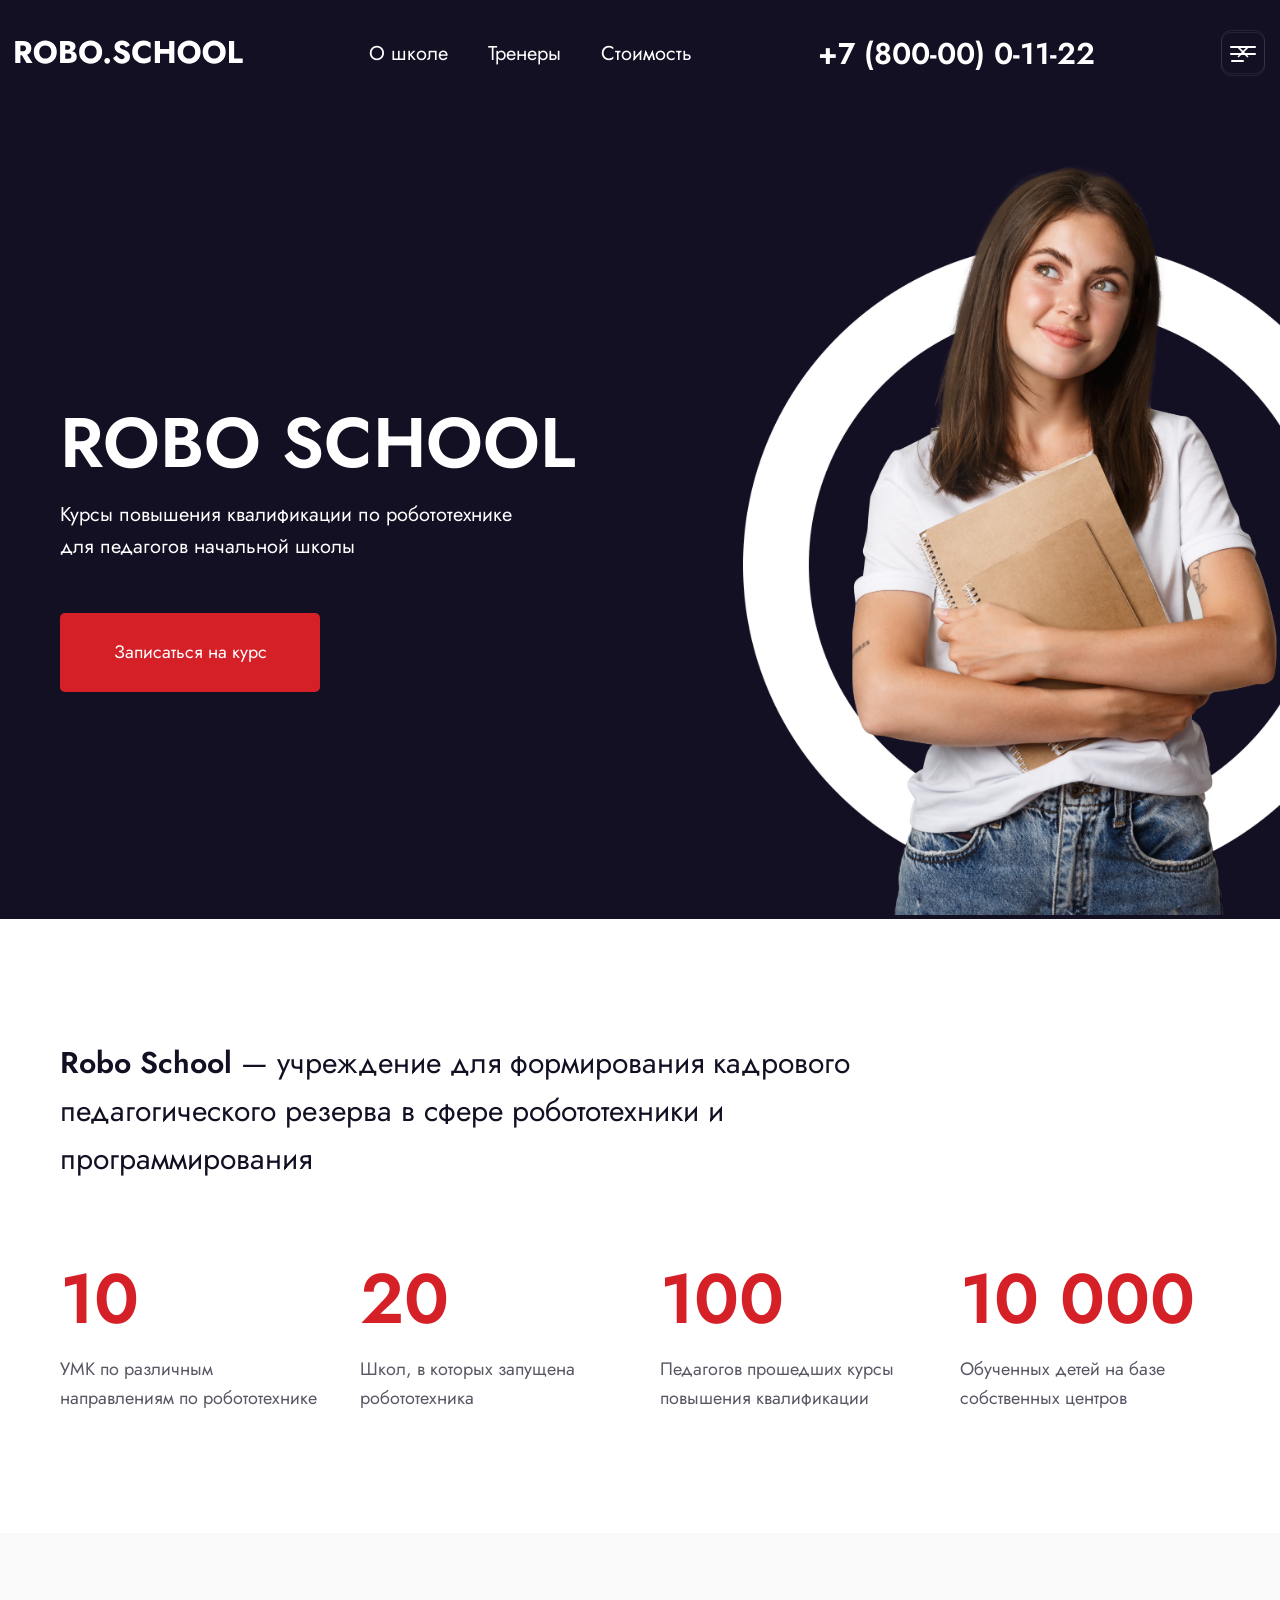
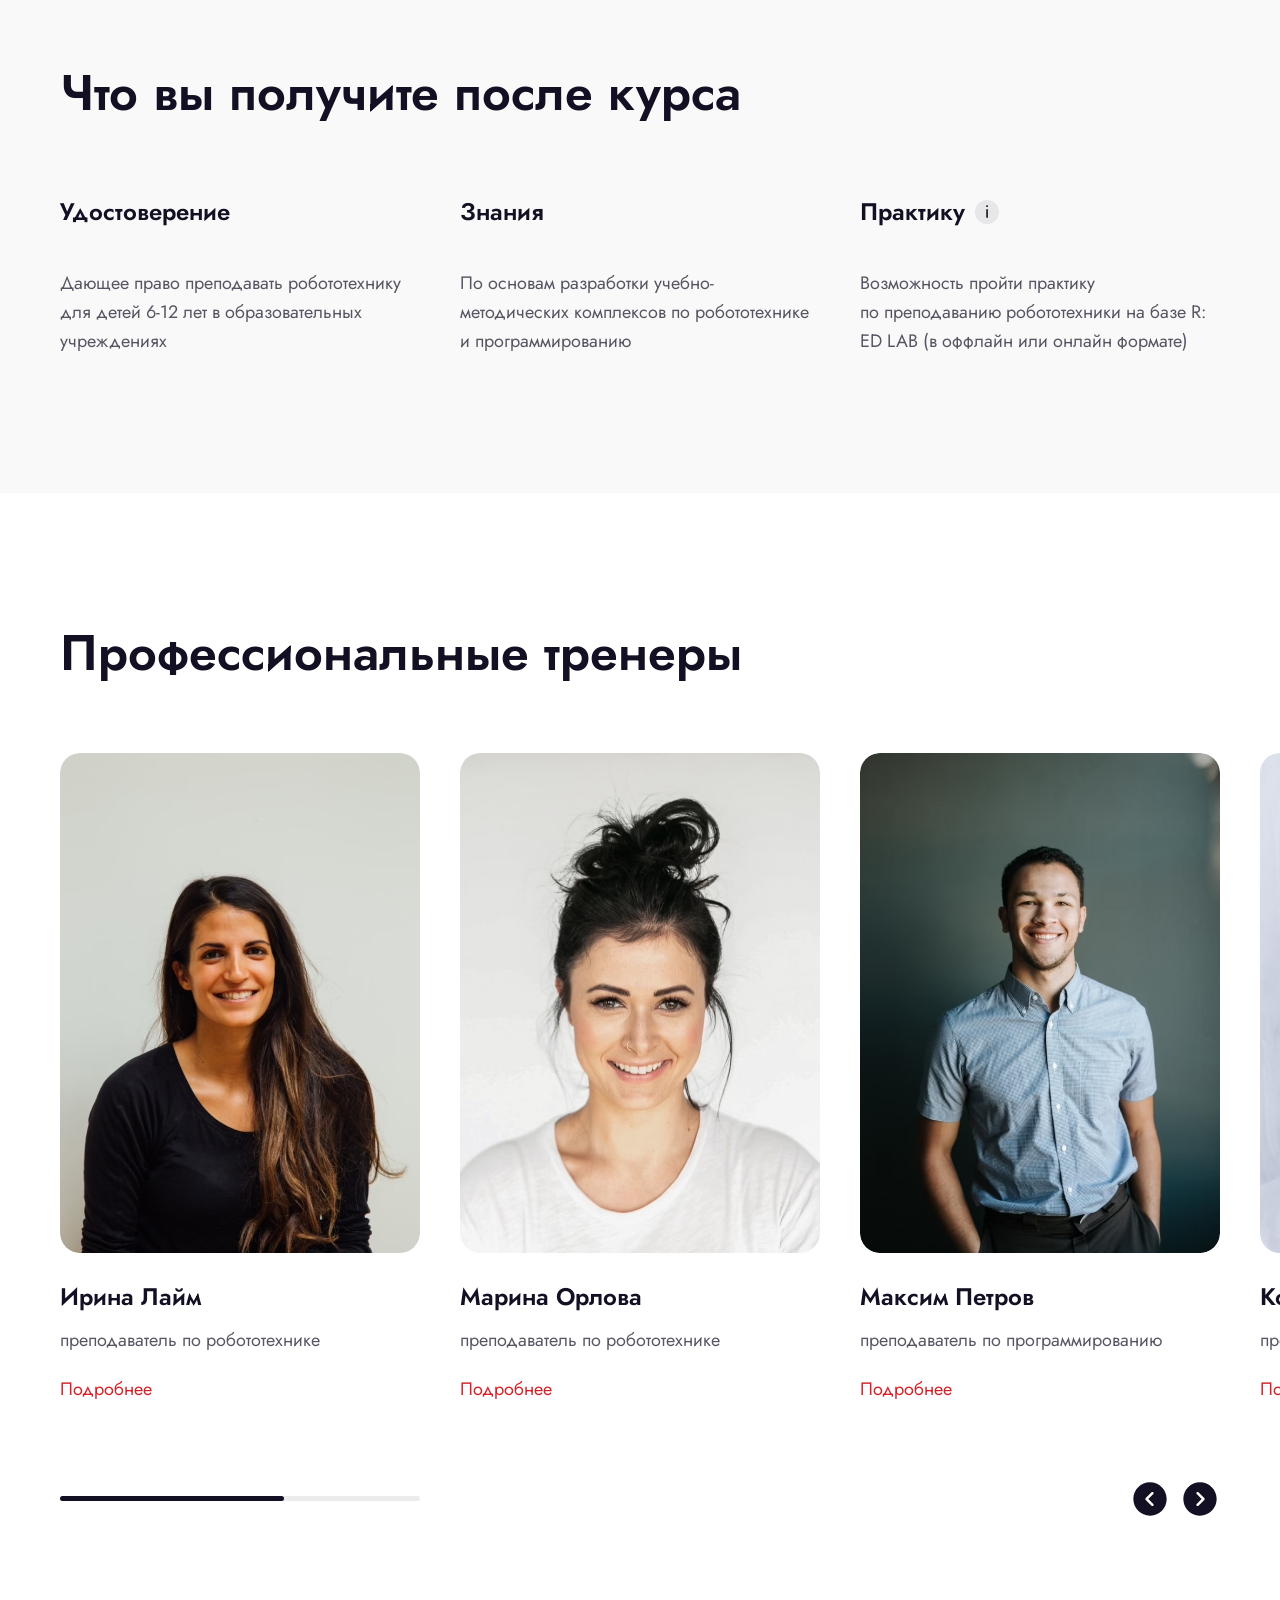
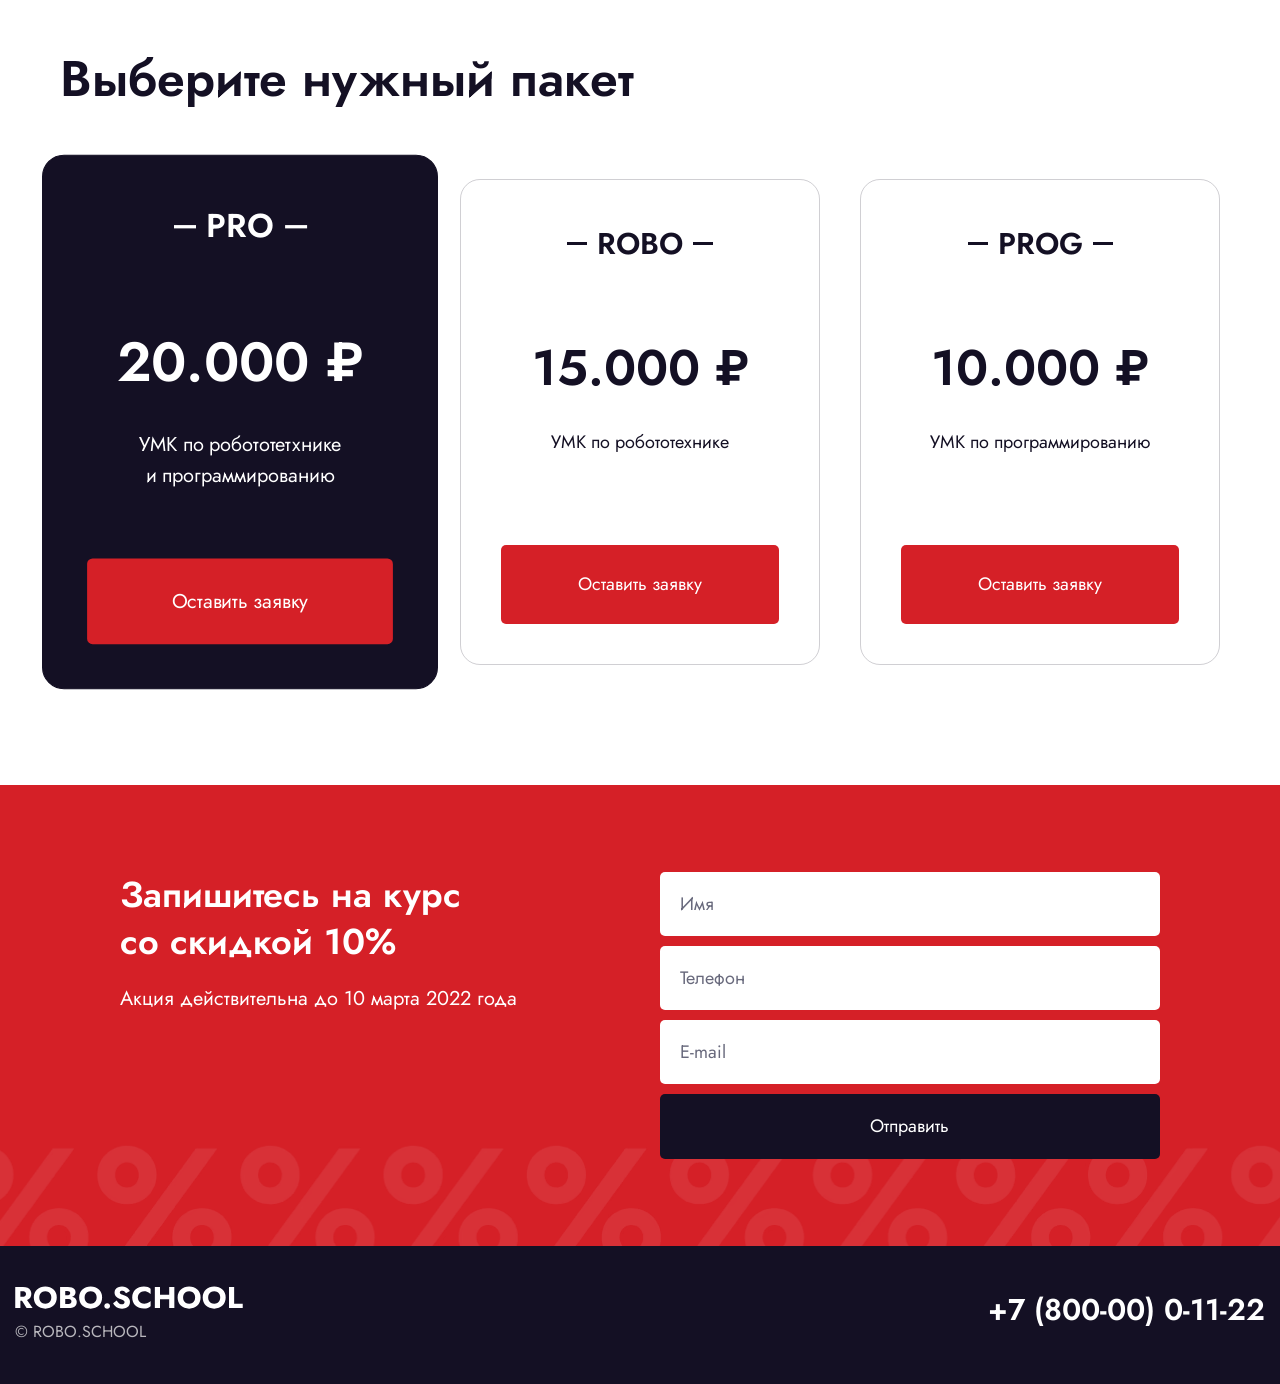
<file: app/index.html>
<!DOCTYPE html>
<html lang="ru" class="page">

<head>
  <meta charset="UTF-8">
  <meta name="viewport" content="width=device-width, initial-scale=1.0">
  <link rel="shortcut icon" href="favicon.ico" type="image/x-icon">
  <meta http-equiv="X-UA-Compatible" content="ie=edge">
  <meta name="theme-color" content="#111111">
  <title>MaxGraph New Site</title>
  <link rel="preload" href="fonts/JostRegular.woff2" as="font" type="font/woff2" crossorigin>
  <link rel="preload" href="fonts/JostSemiBold.woff2" as="font" type="font/woff2" crossorigin>
  <link rel="preload" href="fonts/JostBold.woff2" as="font" type="font/woff2" crossorigin>
  <link rel="stylesheet" href="css/vendor.css">
  <link rel="stylesheet" href="css/main.css">
  <script defer src="js/main.js"></script>
</head>

<body class="page__body">
  <div class="site-container">
    <header class="header">
  <div class="container-fluid header__container">
    <a href="#" class="logo">
      <img loading="lazy" src="img/logo.svg" class="image" width="228" height="48" alt="Логотип RoboSchool">
    </a>
    <nav class="nav" title="Главное меню" data-menu>
      <ul class="list-reset nav__list">
        <li class="nav__item"><a href="#about" class="nav__link" data-menu-item data-scroll>О школе</a></li>
        <li class="nav__item"><a href="#trainers" class="nav__link" data-menu-item data-scroll>Тренеры</a></li>
        <li class="nav__item"><a href="#tariffs" class="nav__link" data-menu-item data-scroll>Стоимость</a></li>
      </ul>
      <button class="btn-reset burger-close" aria-label="Закрыть меню" data-menu-close></button>
    </nav>
    <a href="tel:+78000001122" class="phone header__phone">+7 (800-00) 0-11-22</a>
    <button class="btn-reset burger" aria-label="Открыть меню" aria-expanded="false" data-burger>
      <span class="burger__line"></span>
      <span class="burger__line"></span>
      <span class="burger__line"></span>
    </button>
  </div>
</header>

    <main class="main">
      <section class="hero">
  <div class="container hero__container">
    <div class="hero__content">
      <h1 class="hero__title">
        Robo School
        <span class="hero__title-text">
          Курсы повышения квалификации по робототехнике для педагогов начальной школы
        </span>
      </h1>
      <a href="#tariffs" class="hero__link btn btn-reset" data-scroll>Записаться на курс</a>
    </div>
    <div class="hero__image">
      <picture>
        <source srcset="img/hero-image.avif" type="image/avif">
        <source srcset="img/hero-image.webp" type="image/webp">
        <img loading="lazy" src="img/hero-image.png" class="image" width="783" height="917" alt="Девушка, смотрящая вдаль">
      </picture>
    </div>
  </div>
</section>

      <section class="about section-offset" id="about">
  <div class="container">
    <h2 class="visually-hidden">О школе RoboSchool</h2>
    <p class="about__descr">
      <span class="about__descr-highlight">Robo School</span> — учреждение для формирования кадрового педагогического
      резерва в сфере робототехники и
      программирования
    </p>
    <ul class="list-reset about__list">
      <li class="about__item">
        <div class="about__digit">10</div>
        <p class="about__text">УМК по различным направлениям по робототехнике</p>
      </li>
      <li class="about__item">
        <div class="about__digit">20</div>
        <p class="about__text">Школ, в которых запущена робототехника</p>
      </li>
      <li class="about__item">
        <div class="about__digit">100</div>
        <p class="about__text">Педагогов прошедших курсы повышения квалификации</p>
      </li>
      <li class="about__item">
        <div class="about__digit">10 000</div>
        <p class="about__text">Обученных детей на базе собственных центров</p>
      </li>
    </ul>
  </div>
</section>

      <section class="benefits section-offset">
  <div class="container">
    <h2 class="benefits__title section-title">Что вы получите после курса</h2>
    <ul class="list-reset benefits__list">
      <li class="benefits__item">
        <h3 class="benefits__subtitle">Удостоверение</h3>
        <p class="benefits__descr">
          Дающее право преподавать робототехнику для детей 6-12 лет в образовательных учреждениях
        </p>
      </li>
      <li class="benefits__item">
        <h3 class="benefits__subtitle">Знания</h3>
        <p class="benefits__descr">
          По основам разработки учебно-методических комплексов
          по робототехнике и программированию
        </p>
      </li>
      <li class="benefits__item">
        <h3 class="benefits__subtitle">
          Практику
          <span class="tooltip">
            <button class="btn-reset tooltip__btn" aria-describedby="id1">
              <svg class="">
                <use xlink:href="img/sprite.svg#tooltip-icon"></use>
              </svg>
            </button>
            <span class="tooltip__txt" role="tooltip" id="id1">
              <span class="visually-hidden">Тултип: </span>
              При наличии свободных мест
            </span>
          </span>
        </h3>
        <p class="benefits__descr">
          Возможность пройти практику по преподаванию робототехники на базе R: ED LAB (в оффлайн или онлайн формате)
        </p>
      </li>
    </ul>
  </div>
</section>

      <section class="trainers section-offset" id="trainers">
  <div class="container">
    <h2 class="section-title trainers__title">Профессиональные тренеры</h2>
  </div>
  <div class="trainers__wrapper">
    <div class="swiper trainers__content">
      <div class="swiper-wrapper">
        <div class="swiper-slide">
          <div class="trainers__item">
            <picture>
              <source srcset="img/trainer-1.avif" type="image/avif">
              <source srcset="img/trainer-1.webp" type="image/webp">
              <img loading="lazy" src="img/trainer-1.jpg" class="trainers__image" width="360" height="500" alt="Ирина Лайм">
            </picture>
            <div class="trainers__name">Ирина Лайм</div>
            <div class="trainers__post">преподаватель по робототехнике</div>
            <button class="btn-reset trainers__btn" data-graph-path="trainer-1">Подробнее</button>
          </div>
        </div>
        <div class="swiper-slide">
          <div class="trainers__item">
            <picture>
              <source srcset="img/trainer-2.avif" type="image/avif">
              <source srcset="img/trainer-2.webp" type="image/webp">
              <img loading="lazy" src="img/trainer-2.jpg" class="trainers__image" width="360" height="500" alt="Марина Орлова">
            </picture>
            <div class="trainers__name">Марина Орлова</div>
            <div class="trainers__post">преподаватель по робототехнике</div>
            <button class="btn-reset trainers__btn" data-graph-path="trainer-1">Подробнее</button>
          </div>
        </div>
        <div class="swiper-slide">
          <div class="trainers__item">
            <picture>
              <source srcset="img/trainer-3.avif" type="image/avif">
              <source srcset="img/trainer-3.webp" type="image/webp">
              <img loading="lazy" src="img/trainer-3.jpg" class="trainers__image" width="360" height="500" alt="Максим Петров">
            </picture>
            <div class="trainers__name">Максим Петров</div>
            <div class="trainers__post">преподаватель по программированию</div>
            <button class="btn-reset trainers__btn" data-graph-path="trainer-1">Подробнее</button>
          </div>
        </div>
        <div class="swiper-slide">
          <div class="trainers__item">
            <picture>
              <source srcset="img/trainer-4.avif" type="image/avif">
              <source srcset="img/trainer-4.webp" type="image/webp">
              <img loading="lazy" src="img/trainer-4.jpg" class="trainers__image" width="360" height="500" alt="Константин Назаров">
            </picture>
            <div class="trainers__name">Константин Назаров</div>
            <div class="trainers__post">преподаватель по робототехнике</div>
            <button class="btn-reset trainers__btn" data-graph-path="trainer-1">Подробнее</button>
          </div>
        </div>
        <div class="swiper-slide">
          <div class="trainers__item">
            <picture>
              <source srcset="img/trainer-5.avif" type="image/avif">
              <source srcset="img/trainer-5.webp" type="image/webp">
              <img loading="lazy" src="img/trainer-5.jpg" class="trainers__image" width="360" height="500" alt="Лиза Весенняя">
            </picture>
            <div class="trainers__name">Лиза Весенняя</div>
            <div class="trainers__post">преподаватель по программированию</div>
            <button class="btn-reset trainers__btn" data-graph-path="trainer-1">Подробнее</button>
          </div>
        </div>
      </div>
    </div>
  </div>
  <div class="container">
    <div class="trainers__nav">
      <div class="swiper-scrollbar trainers__scroll"></div>
      <div class="trainers__btns">
        <button class="btn-reset trainers__slider-btn trainers__slider-btn--prev" aria-label="Перейти к предыдущему слайду"></button>
        <button class="btn-reset trainers__slider-btn trainers__slider-btn--next"
        aria-label="Перейти к следующему слайду"></button>
      </div>
    </div>
  </div>
</section>

      <section class="tariffs section-offset" id="tariffs">
  <div class="container">
    <h2 class="section-title tariffs__title">Выберите нужный пакет</h2>
    <ul class="list-reset tariffs__list">
      <li class="tariffs__item tariffs__item--current">
        <h3 class="tariffs__subtitle">PRO</h3>
        <div class="tariffs__price">20.000 ₽</div>
        <p class="tariffs__descr">
          УМК по робототетхнике и программированию
        </p>
        <button class="btn-reset btn tariffs__btn">Оставить заявку</button>
      </li>
      <li class="tariffs__item">
        <h3 class="tariffs__subtitle">ROBO</h3>
        <div class="tariffs__price">15.000 ₽</div>
        <p class="tariffs__descr">
          УМК по робототехнике
        </p>
        <button class="btn-reset btn tariffs__btn">Оставить заявку</button>
      </li>
      <li class="tariffs__item">
        <h3 class="tariffs__subtitle">PROG</h3>
        <div class="tariffs__price">10.000 ₽</div>
        <p class="tariffs__descr">
          УМК по программированию
        </p>
        <button class="btn-reset btn tariffs__btn">Оставить заявку</button>
      </li>
    </ul>
  </div>
</section>

      <section class="order">
  <div class="container order__container">
    <div class="order__left">
      <h2 class="order__title">
        Запишитесь на курс со скидкой 10%
      </h2>
      <p class="order__descr">
        Акция действительна до 10 марта 2022 года
      </p>
    </div>
    <div class="order__right">
      <form action="#" class="form order__form">
        <label class="form__label">
          <input type="text" name="Имя" class="input-reset form__input input-name" placeholder="Имя">
        </label>
        <label class="form__label">
          <input type="tel" name="Телефон" class="input-reset form__input input-tel" placeholder="Телефон">
        </label>
        <label class="form__label">
          <input type="email" name="E-mail" class="input-reset form__input input-email" placeholder="E-mail">
        </label>
        <button class="btn-reset btn btn--dark form__btn">Отправить</button>
      </form>
    </div>
  </div>
</section>

    </main>

    <footer class="footer">
  <div class="container-fluid footer__container">
    <div class="footer__left">
      <a href="#" class="logo footer__logo">
        <img loading="lazy" src="img/logo.svg" class="image" width="228" height="48" alt="Логотип RoboSchool">
      </a>
      <div class="footer__copy">© ROBO.SCHOOL</div>
    </div>
    <a href="tel:+78000001122" class="phone">+7 (800-00) 0-11-22</a>
  </div>
</footer>

    <div class="graph-modal">
  <div class="graph-modal__container popup" role="dialog" aria-modal="true" data-graph-target="trainer-1">
    <button class="btn-reset graph-modal__close" aria-label="Закрыть модальное окно">Закрыть</button>
    <div class="graph-modal__content">
      <div class="popup__top">
        <div class="popup__image">
          <picture>
            <source srcset="img/popup-1.avif" type="image/avif">
            <source srcset="img/popup-1.webp" type="image/webp">
            <img loading="lazy" src="img/popup-1.jpg" class="image" width="160" height="222" alt="Марина Орлова">
          </picture>
        </div>
        <div class="popup__info">
          <div class="popup__name">Марина Орлова</div>
          <div class="popup__post">преподаватель по робототехнике</div>
          <ul class="list-reset social">
            <li class="social__item">
              <a href="#" target="_blank" class="social__link">
                <svg class="">
                  <use xlink:href="img/sprite.svg#fb"></use>
                </svg>
              </a>
            </li>
            <li class="social__item">
              <a href="#" target="_blank" class="social__link">
                <svg class="">
                  <use xlink:href="img/sprite.svg#in"></use>
                </svg>
              </a>
            </li>
          </ul>
        </div>
      </div>
      <div class="popup__bottom">
        <div class="tabs" data-tabs="popup">
          <div class="tabs__menu">
            <ul class="list-reset tabs__nav">
              <li class="tabs__nav-item"><button class="btn-reset tabs__nav-btn" type="button">Образование</button></li>
              <li class="tabs__nav-item"><button class="btn-reset tabs__nav-btn" type="button">Опыт работы</button></li>
              <li class="tabs__nav-item"><button class="btn-reset tabs__nav-btn" type="button">Награды</button></li>
            </ul>
          </div>
          <div class="tabs__content">
            <div class="tabs__panel">
              <div class="popup__bottom-content" data-simplebar>
                <div class="popup__descr">
                  <p class="popup__text">Сентябрь 1995 — Июнь 2000</p>
                  <p class="popup__text">Санкт-Петербургский политехнический университет Петра Великого</p>
                  <p class="popup__text">Факультет: Компьютерных наук и технологий</p>
                  <p class="popup__text">Специальность: Математика и компьютерные науки</p>
                  <p class="popup__text">Форма обучения: Очная</p>
                </div>
                <div class="popup__content">
                  <h3 class="popup__subtitle">Курсы и тренинги</h3>
                  <p class="popup__text">Сентябрь 1995 — Июнь 2000</p>
                  <p class="popup__text">Санкт-Петербургский политехнический университет Петра Великого</p>
                  <p class="popup__text">Факультет: Компьютерных наук и технологий</p>
                  <p class="popup__text">Специальность: Математика и компьютерные науки</p>
                  <p class="popup__text">Форма обучения: Очная</p>
                </div>
              </div>
            </div>
            <div class="tabs__panel">
              <div class="popup__bottom-content" data-simplebar>
                <div class="popup__descr">
                  <p class="popup__text">Сентябрь 1997 — Июнь 2100</p>
                  <p class="popup__text">Санкт-Петербургский политехнический университет Петра Великого</p>
                  <p class="popup__text">Факультет: Компьютерных наук и технологий</p>
                  <p class="popup__text">Специальность: Математика и компьютерные науки</p>
                  <p class="popup__text">Форма обучения: Очная</p>
                </div>
                <div class="popup__content">
                  <h3 class="popup__subtitle">Курсы и тренинги</h3>
                  <p class="popup__text">Сентябрь 2005 — Июнь 2020</p>
                  <p class="popup__text">Санкт-Петербургский политехнический университет Петра Великого</p>
                  <p class="popup__text">Факультет: Компьютерных наук и технологий</p>
                  <p class="popup__text">Специальность: Математика и компьютерные науки</p>
                  <p class="popup__text">Форма обучения: Очная</p>
                </div>
              </div>
            </div>
            <div class="tabs__panel">
              <div class="popup__bottom-content" data-simplebar>
                <div class="popup__descr">
                  <p class="popup__text">Сентябрь 1995 — Июнь 2000</p>
                  <p class="popup__text">Санкт-Петербургский политехнический университет Петра Великого</p>
                  <p class="popup__text">Факультет: Компьютерных наук и технологий</p>
                  <p class="popup__text">Специальность: Математика и компьютерные науки</p>
                  <p class="popup__text">Форма обучения: Очная</p>
                </div>
                <div class="popup__content">
                  <h3 class="popup__subtitle">Курсы и тренинги</h3>
                  <p class="popup__text">Сентябрь 1995 — Июнь 2000</p>
                  <p class="popup__text">Санкт-Петербургский политехнический университет Петра Великого</p>
                  <p class="popup__text">Факультет: Компьютерных наук и технологий</p>
                  <p class="popup__text">Специальность: Математика и компьютерные науки</p>
                  <p class="popup__text">Форма обучения: Очная</p>
                </div>
                <div class="popup__content">
                  <h3 class="popup__subtitle">Курсы и тренинги</h3>
                  <p class="popup__text">Сентябрь 1995 — Июнь 2000</p>
                  <p class="popup__text">Санкт-Петербургский политехнический университет Петра Великого</p>
                  <p class="popup__text">Факультет: Компьютерных наук и технологий</p>
                  <p class="popup__text">Специальность: Математика и компьютерные науки</p>
                  <p class="popup__text">Форма обучения: Очная</p>
                </div>
                <div class="popup__content">
                  <h3 class="popup__subtitle">Курсы и тренинги</h3>
                  <p class="popup__text">Сентябрь 1995 — Июнь 2000</p>
                  <p class="popup__text">Санкт-Петербургский политехнический университет Петра Великого</p>
                  <p class="popup__text">Факультет: Компьютерных наук и технологий</p>
                  <p class="popup__text">Специальность: Математика и компьютерные науки</p>
                  <p class="popup__text">Форма обучения: Очная</p>
                </div>
                <div class="popup__content">
                  <h3 class="popup__subtitle">Курсы и тренинги</h3>
                  <p class="popup__text">Сентябрь 1995 — Июнь 2000</p>
                  <p class="popup__text">Санкт-Петербургский политехнический университет Петра Великого</p>
                  <p class="popup__text">Факультет: Компьютерных наук и технологий</p>
                  <p class="popup__text">Специальность: Математика и компьютерные науки</p>
                  <p class="popup__text">Форма обучения: Очная</p>
                </div>
              </div>
            </div>
          </div>
        </div>
      </div>
    </div>
  </div>
</div>

  </div>
</body>

</html>
</file>
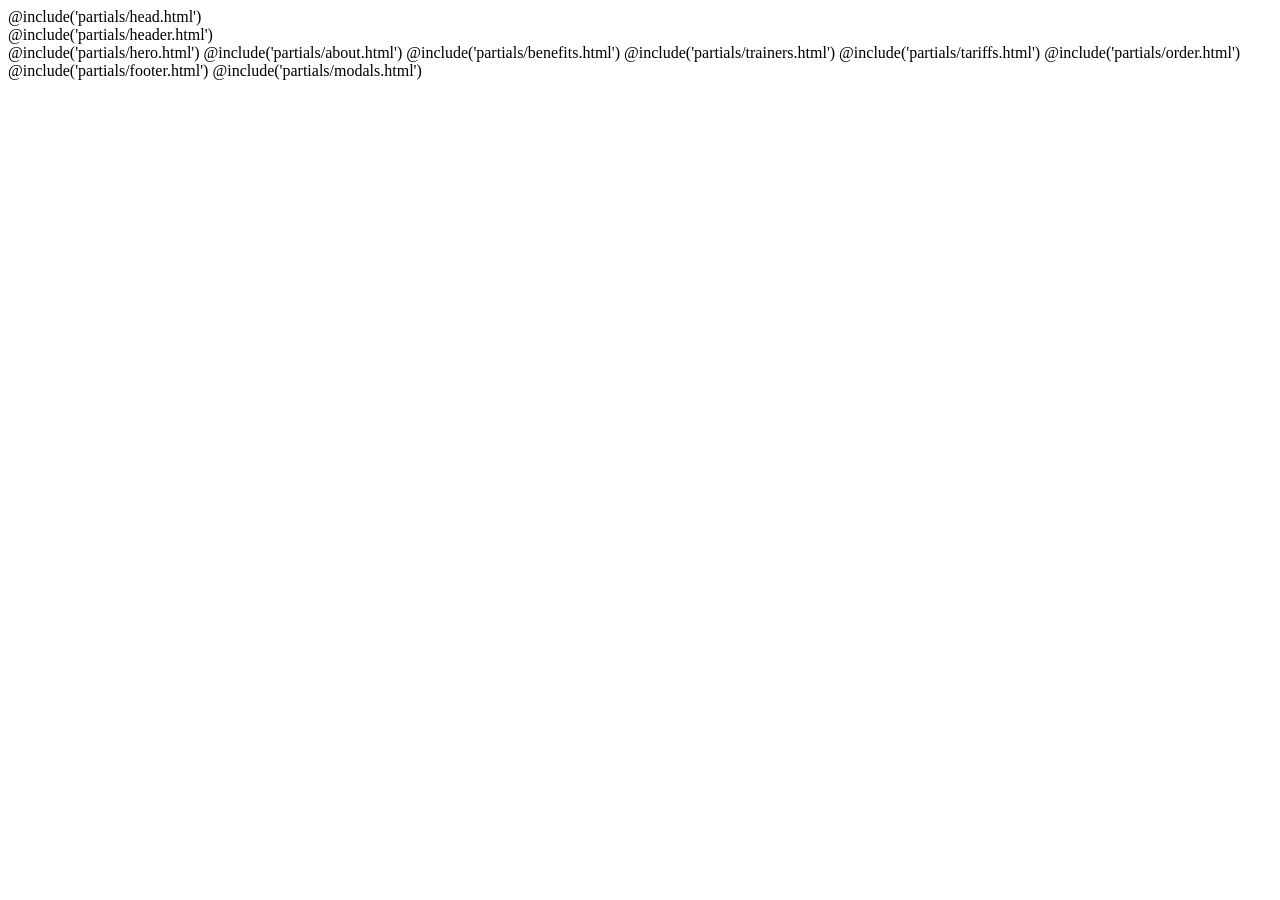
<file: src/index.html>
<!DOCTYPE html>
<html lang="ru" class="page">

@include('partials/head.html')

<body class="page__body">
  <div class="site-container">
    @include('partials/header.html')
    <main class="main">
      @include('partials/hero.html')
      @include('partials/about.html')
      @include('partials/benefits.html')
      @include('partials/trainers.html')
      @include('partials/tariffs.html')
      @include('partials/order.html')
    </main>

    @include('partials/footer.html')
    @include('partials/modals.html')
    <!-- @include('html/h1.html') пример include -->
  </div>
</body>

</html>
</file>
<file: app/css/main.css>
/* stylelint-disable color-function-notation */
/* stylelint-disable alpha-value-notation */
:root {
  --font-family: "Jost", sans-serif;
  --content-width: 1160px;
  --content-fluid-width: 1790px;
  --container-offset: 15px;
  --container-width: calc(var(--content-width) + (var(--container-offset) * 2));
  --container-fluid-width: calc(var(--content-fluid-width) + (var(--container-offset) * 2));
  --light-color: #fff;
  --accent-color: #d52027;
  --dark-color: #141024;
  --text-color: rgba(20, 16, 36, 0.7);
}

/* stylelint-disable */ /* stylelint-disable */ /* stylelint-disable */
.custom-checkbox__field:checked + .custom-checkbox__content::after {
  opacity: 1;
}

.custom-checkbox__field:focus + .custom-checkbox__content::before {
  outline: 2px solid #f00;
  outline-offset: 2px;
}

.custom-checkbox__field:disabled + .custom-checkbox__content {
  opacity: 0.4;
  pointer-events: none;
}

/* stylelint-disable */ /* stylelint-disable */
@font-face {
  font-family: "Jost";
  src: url("../fonts/../fonts/JostRegular.woff2") format("woff2");
  font-weight: 400;
  font-display: swap;
  font-style: normal;
}
@font-face {
  font-family: "Jost";
  src: url("../fonts/../fonts/JostSemiBold.woff2") format("woff2");
  font-weight: 600;
  font-display: swap;
  font-style: normal;
}
@font-face {
  font-family: "Jost";
  src: url("../fonts/../fonts/JostBold.woff2") format("woff2");
  font-weight: 700;
  font-display: swap;
  font-style: normal;
}
html {
  -webkit-box-sizing: border-box;
  box-sizing: border-box;
}

*,
*::before,
*::after {
  -webkit-box-sizing: inherit;
  box-sizing: inherit;
}

.page {
  height: 100%;
  font-family: var(--font-family, sans-serif);
  -webkit-text-size-adjust: 100%;
}

.page__body {
  margin: 0;
  min-width: 320px;
  min-height: 100%;
  font-size: 16px;
}

img {
  height: auto;
  max-width: 100%;
  -o-object-fit: cover;
  object-fit: cover;
}

a {
  text-decoration: none;
}

.site-container {
  overflow: hidden;
}

.is-hidden {
  display: none !important; /* stylelint-disable-line declaration-no-important */
}

.btn-reset {
  border: none;
  padding: 0;
  background: transparent;
  cursor: pointer;
}

.list-reset {
  list-style: none;
  margin: 0;
  padding: 0;
}

.input-reset {
  -webkit-appearance: none;
  -moz-appearance: none;
  appearance: none;
  border: none;
  border-radius: 0;
  background-color: #fff;
}
.input-reset::-webkit-search-decoration, .input-reset::-webkit-search-cancel-button, .input-reset::-webkit-search-results-button, .input-reset::-webkit-search-results-decoration {
  display: none;
}

.visually-hidden {
  position: absolute;
  overflow: hidden;
  margin: -1px;
  border: 0;
  padding: 0;
  width: 1px;
  height: 1px;
  clip: rect(0 0 0 0);
}

.container {
  margin: 0 auto;
  padding: 0 var(--container-offset);
  max-width: var(--container-width);
}

.container-fluid {
  margin: 0 auto;
  padding: 0 var(--container-offset);
  max-width: var(--container-fluid-width);
}

.js-focus-visible :focus:not(.focus-visible) {
  outline: none;
}

.centered {
  text-align: center;
}

.dis-scroll {
  position: fixed;
  left: 0;
  top: 0;
  overflow: hidden;
  width: 100%;
  height: 100vh;
  -ms-scroll-chaining: none;
  overscroll-behavior: none;
}

.page--ios .dis-scroll {
  position: relative;
}

.section-offset {
  padding: 120px 0;
}
@media (max-width: 576px) {
  .section-offset {
    padding: 80px 0;
  }
}

.btn {
  display: -webkit-inline-box;
  display: -ms-inline-flexbox;
  display: inline-flex;
  -webkit-box-align: center;
  -ms-flex-align: center;
  align-items: center;
  -webkit-box-pack: center;
  -ms-flex-pack: center;
  justify-content: center;
  border-radius: 5px;
  padding: 25px 30px;
  min-width: 260px;
  font-weight: 400;
  font-size: 18px;
  line-height: 160%;
  text-align: center;
  color: var(--light-color);
  background-color: var(--accent-color);
}
.btn--dark {
  background-color: var(--dark-color);
}

.section-title {
  margin: 0;
  margin-bottom: 60px;
  font-weight: 600;
  font-size: 50px;
  line-height: 160%;
  color: var(--dark-color);
}
@media (max-width: 768px) {
  .section-title {
    line-height: 60px;
  }
}
@media (max-width: 576px) {
  .section-title {
    font-size: 31px;
    line-height: 42px;
  }
}

.tooltip {
  margin-left: 10px;
}
.tooltip__btn {
  display: -webkit-box;
  display: -ms-flexbox;
  display: flex;
  -webkit-box-align: center;
  -ms-flex-align: center;
  align-items: center;
  -webkit-box-pack: center;
  -ms-flex-pack: center;
  justify-content: center;
  border-radius: 100%;
  width: 24px;
  height: 24px;
  background: rgba(20, 16, 36, 0.08);
}
.tooltip__btn svg {
  width: 4px;
  height: 14px;
}
.tooltip__btn:focus + .tooltip__txt {
  opacity: 1;
  visibility: visible;
}
@media (any-hover: hover) {
  .tooltip__btn:hover + .tooltip__txt {
    opacity: 1;
    visibility: visible;
  }
}
.tooltip__txt {
  border-radius: 5px;
  padding: 15px 20px;
  -webkit-box-shadow: 0 2px 8px rgba(20, 16, 36, 0.1);
  box-shadow: 0 2px 8px rgba(20, 16, 36, 0.1);
  font-weight: 400;
  font-size: 16px;
  line-height: 160%;
  text-align: center;
  color: var(--dark-color);
  background: var(--light-color);
  opacity: 0;
  visibility: hidden;
  -webkit-transition: opacity 0.3s ease-in-out, visibility 0.3s ease-in-out;
  -o-transition: opacity 0.3s ease-in-out, visibility 0.3s ease-in-out;
  transition: opacity 0.3s ease-in-out, visibility 0.3s ease-in-out;
}

.form {
  display: -webkit-box;
  display: -ms-flexbox;
  display: flex;
  -webkit-box-orient: vertical;
  -webkit-box-direction: normal;
  -ms-flex-direction: column;
  flex-direction: column;
  width: 100%;
}
.form__label {
  display: -webkit-box;
  display: -ms-flexbox;
  display: flex;
  -webkit-box-orient: vertical;
  -webkit-box-direction: reverse;
  -ms-flex-direction: column-reverse;
  flex-direction: column-reverse;
  margin-bottom: 10px;
  width: 100%;
}
.form .just-validate-error-label {
  margin-bottom: 3px;
  color: var(--light-color) !important;
}
.form__input {
  border-radius: 5px;
  width: 100%;
  height: 64px;
  padding: 0 20px;
  font-weight: 400;
  font-size: 18px;
  line-height: 26px;
  color: var(--dark-color);
}
.form__input::-webkit-input-placeholder {
  color: rgba(40, 41, 68, 0.7);
}
.form__input::-moz-placeholder {
  color: rgba(40, 41, 68, 0.7);
}
.form__input:-ms-input-placeholder {
  color: rgba(40, 41, 68, 0.7);
}
.form__input::-ms-input-placeholder {
  color: rgba(40, 41, 68, 0.7);
}
.form__input::placeholder {
  color: rgba(40, 41, 68, 0.7);
}
.form__btn {
  padding: 18px 30px;
}

.phone {
  font-weight: 600;
  font-size: 30px;
  line-height: 160%;
  color: var(--light-color);
}

.burger {
  position: relative;
  border: 1px solid rgba(255, 255, 255, 0.08);
  border-radius: 10px;
  width: 44px;
  height: 44px;
}
.burger__line {
  position: absolute;
  left: 50%;
  top: 50%;
  border-radius: 100px;
  width: 26px;
  height: 2px;
  background-color: var(--light-color);
  -webkit-transform: translateX(-50%) translateY(-50%);
  -ms-transform: translateX(-50%) translateY(-50%);
  transform: translateX(-50%) translateY(-50%);
}
.burger__line:first-child {
  margin-top: -7px;
}
.burger__line:last-child {
  left: 9px;
  margin-top: 7px;
  width: 13px;
  -webkit-transform: translateY(-50%);
  -ms-transform: translateY(-50%);
  transform: translateY(-50%);
}

.burger-close {
  position: absolute;
  right: var(--container-offset);
  top: 30px;
  border: 1px solid rgba(255, 255, 255, 0.08);
  border-radius: 10px;
  width: 44px;
  height: 44px;
  background-image: url("../img/close.svg");
  background-position: center;
  background-size: 14px 12px;
  background-repeat: no-repeat;
}

@media (max-width: 576px) {
  .logo {
    width: 136px;
    height: 13px;
  }
}

.header {
  position: absolute;
  left: 0;
  top: 0;
  padding: 30px 0;
  width: 100%;
}
.header__container {
  display: -webkit-box;
  display: -ms-flexbox;
  display: flex;
  -webkit-box-align: center;
  -ms-flex-align: center;
  align-items: center;
  -webkit-box-pack: justify;
  -ms-flex-pack: justify;
  justify-content: space-between;
}
@media (max-width: 992px) {
  .header__container {
    -webkit-box-align: center;
    -ms-flex-align: center;
    align-items: center;
    -webkit-box-pack: initial;
    -ms-flex-pack: initial;
    justify-content: initial;
  }
}
@media (max-width: 992px) {
  .header__phone {
    position: relative;
    margin-right: 10px;
    margin-left: auto;
    border: 1px solid rgba(255, 255, 255, 0.08);
    border-radius: 10px;
    width: 44px;
    height: 44px;
    font-size: 0;
    background-image: url("../img/phone.svg");
    background-position: center;
    background-size: 24px 24px;
    background-repeat: no-repeat;
  }
}

.hero {
  padding-top: 250px;
  padding-top: 160px;
  min-height: 800px;
  background-color: var(--dark-color);
}
.hero__container {
  display: -webkit-box;
  display: -ms-flexbox;
  display: flex;
  -webkit-box-align: center;
  -ms-flex-align: center;
  align-items: center;
}
.hero__content {
  max-width: 516px;
}
@media (max-width: 992px) {
  .hero__content {
    max-width: none;
  }
}
.hero__image {
  -webkit-transform: translateX(167px);
  -ms-transform: translateX(167px);
  transform: translateX(167px);
}
@media (max-width: 992px) {
  .hero__image {
    display: none;
  }
}
.hero__title {
  margin: 0;
  margin-bottom: 50px;
  font-weight: 600;
  font-size: 70px;
  line-height: 160%;
  text-transform: uppercase;
  color: var(--light-color);
}
.hero__title-text {
  display: block;
  max-width: 90%;
  font-weight: 400;
  font-size: 20px;
  line-height: 160%;
  text-transform: initial;
}
@media (max-width: 992px) {
  .hero {
    padding-bottom: 100px;
    min-height: auto;
  }
}

.nav__list {
  display: -webkit-box;
  display: -ms-flexbox;
  display: flex;
  -webkit-box-align: center;
  -ms-flex-align: center;
  align-items: center;
}
@media (max-width: 992px) {
  .nav__list {
    display: -webkit-box;
    display: -ms-flexbox;
    display: flex;
    -webkit-box-align: center;
    -ms-flex-align: center;
    align-items: center;
    -webkit-box-pack: center;
    -ms-flex-pack: center;
    justify-content: center;
    -webkit-box-orient: vertical;
    -webkit-box-direction: normal;
    -ms-flex-direction: column;
    flex-direction: column;
    width: 100%;
    height: 100%;
  }
}
.nav__item:not(:last-child) {
  margin-right: 40px;
}
@media (max-width: 992px) {
  .nav__item:not(:last-child) {
    margin-right: 0;
    margin-bottom: 30px;
  }
}
.nav__link {
  font-weight: 400;
  font-size: 20px;
  line-height: 160%;
  color: var(--light-color);
}
@media (max-width: 992px) {
  .nav__link {
    font-weight: 600;
    font-size: 30px;
    line-height: 160%;
  }
}
@media (max-width: 992px) {
  .nav {
    position: fixed;
    left: 0;
    top: 0;
    z-index: 500;
    overflow-y: auto;
    width: 100%;
    height: 100vh;
    background-color: var(--dark-color);
    opacity: 0;
    visibility: hidden;
    -webkit-transition: opacity 0.3s ease-in-out, visibility 0.3s ease-in-out;
    -o-transition: opacity 0.3s ease-in-out, visibility 0.3s ease-in-out;
    transition: opacity 0.3s ease-in-out, visibility 0.3s ease-in-out;
  }
}

.menu--active {
  opacity: 1;
  visibility: visible;
}

.about {
  background-color: var(--light-color);
}
.about__descr {
  margin: 0;
  margin-bottom: 60px;
  max-width: 892px;
  font-weight: 400;
  font-size: 30px;
  line-height: 160%;
  color: var(--dark-color);
}
.about__descr-highlight {
  font-weight: 600;
}
.about__list {
  display: -ms-grid;
  display: grid;
  -ms-grid-columns: (1fr)[12];
  grid-template-columns: repeat(12, 1fr);
  gap: 40px;
}
@media (max-width: 576px) {
  .about__list {
    -ms-grid-columns: (1fr)[4];
    grid-template-columns: repeat(4, 1fr);
  }
}
.about__item {
  -ms-grid-column-span: 3;
  grid-column: 3 span;
}
@media (max-width: 1200px) {
  .about__item {
    -ms-grid-column-span: 6;
    grid-column: 6 span;
  }
}
@media (max-width: 576px) {
  .about__item {
    -ms-grid-column-span: 4;
    grid-column: 4 span;
  }
}
.about__digit {
  font-weight: 600;
  font-size: 70px;
  line-height: 160%;
  color: var(--accent-color);
}
.about__text {
  margin: 0;
  font-weight: 400;
  font-size: 18px;
  line-height: 160%;
  color: var(--text-color);
}

.benefits {
  background-color: #f9f9f9;
}
.benefits__list {
  display: -ms-grid;
  display: grid;
  -ms-grid-columns: (1fr)[12];
  grid-template-columns: repeat(12, 1fr);
  gap: 40px;
}
@media (max-width: 576px) {
  .benefits__list {
    -ms-grid-columns: (1fr)[4];
    grid-template-columns: repeat(4, 1fr);
  }
}
.benefits__item {
  -ms-grid-column-span: 4;
  grid-column: 4 span;
}
@media (max-width: 1200px) {
  .benefits__item {
    -ms-grid-column-span: 6;
    grid-column: 6 span;
  }
}
@media (max-width: 576px) {
  .benefits__item {
    -ms-grid-column-span: 4;
    grid-column: 4 span;
  }
}
.benefits__subtitle {
  display: -webkit-inline-box;
  display: -ms-inline-flexbox;
  display: inline-flex;
  -webkit-box-align: center;
  -ms-flex-align: center;
  align-items: center;
  margin: 0;
  margin-bottom: 20px;
  font-weight: 600;
  font-size: 24px;
  line-height: 160%;
  color: var(--dark-color);
}
.benefits__descr {
  font-weight: 400;
  font-size: 18px;
  line-height: 160%;
  color: var(--text-color);
}

.trainers__wrapper {
  padding-left: max(15px, (100% - var(--content-width)) / 2);
}
.trainers__content {
  margin-bottom: 75px;
}
.trainers .swiper-slide {
  width: 360px;
}
@media (max-width: 768px) {
  .trainers .swiper-slide {
    width: 220px;
  }
}
.trainers .swiper-scrollbar-drag {
  background-color: var(--dark-color);
}
.trainers__image {
  margin-bottom: 20px;
  border-radius: 20px;
  max-height: 500px;
}
.trainers__name {
  margin: 0;
  margin-bottom: 10px;
  font-weight: 600;
  font-size: 24px;
  line-height: 160%;
  color: var(--dark-color);
}
.trainers__post {
  margin: 0;
  margin-bottom: 20px;
  font-weight: 400;
  font-size: 18px;
  line-height: 160%;
  color: var(--text-color);
}
.trainers__btn {
  font-weight: 400;
  font-size: 18px;
  line-height: 160%;
  color: var(--accent-color);
}
.trainers__nav {
  display: -webkit-box;
  display: -ms-flexbox;
  display: flex;
  -webkit-box-align: center;
  -ms-flex-align: center;
  align-items: center;
  -webkit-box-pack: justify;
  -ms-flex-pack: justify;
  justify-content: space-between;
}
.trainers__scroll {
  border-radius: 40px;
  width: 360px;
  height: 5px;
  background: rgba(20, 16, 36, 0.08);
}
.trainers__btns {
  display: -webkit-box;
  display: -ms-flexbox;
  display: flex;
  -webkit-box-align: center;
  -ms-flex-align: center;
  align-items: center;
}
@media (max-width: 576px) {
  .trainers__btns {
    display: none;
  }
}
.trainers__slider-btn {
  background-position: center;
  background-size: cover;
  background-repeat: no-repeat;
  width: 40px;
  height: 40px;
}
.trainers__slider-btn--prev {
  background-image: url("../img/prev.svg");
}
.trainers__slider-btn--next {
  background-image: url("../img/next.svg");
}
.trainers__slider-btn:not(:last-child) {
  margin-right: 10px;
}

.tariffs {
  padding-top: 0;
}
.tariffs__list {
  display: -ms-grid;
  display: grid;
  -ms-grid-columns: (1fr)[12];
  grid-template-columns: repeat(12, 1fr);
  gap: 40px;
}
@media (max-width: 992px) {
  .tariffs__list {
    gap: 20px;
  }
}
@media (max-width: 768px) {
  .tariffs__list {
    -ms-grid-columns: (1fr)[8];
    grid-template-columns: repeat(8, 1fr);
  }
}
.tariffs__item {
  display: -webkit-box;
  display: -ms-flexbox;
  display: flex;
  -webkit-box-orient: vertical;
  -webkit-box-direction: normal;
  -ms-flex-direction: column;
  flex-direction: column;
  -webkit-box-align: center;
  -ms-flex-align: center;
  align-items: center;
  -ms-grid-column-span: 4;
  grid-column: 4 span;
  border: 1px solid rgba(20, 16, 36, 0.2);
  border-radius: 20px;
  padding: 40px;
}
.tariffs__item--current {
  border: 1px solid var(--dark-color);
  background-color: var(--dark-color);
  -webkit-transform: scale(1.1);
  -ms-transform: scale(1.1);
  transform: scale(1.1);
}
.tariffs__item--current .tariffs__subtitle {
  color: var(--light-color);
}
.tariffs__item--current .tariffs__price {
  color: var(--light-color);
}
.tariffs__item--current .tariffs__descr {
  color: var(--light-color);
}
@media (max-width: 1200px) {
  .tariffs__item--current {
    -webkit-transform: scale(1);
    -ms-transform: scale(1);
    transform: scale(1);
  }
}
@media (max-width: 768px) {
  .tariffs__item {
    -ms-grid-column-span: 8;
    grid-column: 8 span;
  }
}
.tariffs__subtitle {
  display: -webkit-box;
  display: -ms-flexbox;
  display: flex;
  -webkit-box-align: center;
  -ms-flex-align: center;
  align-items: center;
  margin: 0;
  margin-bottom: 60px;
  font-weight: 600;
  font-size: 30px;
  line-height: 160%;
  text-align: center;
  color: var(--dark-color);
}
.tariffs__subtitle::before {
  content: "";
  display: block;
  margin-right: 10px;
  width: 20px;
  height: 3px;
  background-color: currentColor;
}
.tariffs__subtitle::after {
  content: "";
  display: block;
  margin-left: 10px;
  width: 20px;
  height: 3px;
  background-color: currentColor;
}
.tariffs__price {
  margin-bottom: 20px;
  font-weight: 600;
  font-size: 50px;
  line-height: 160%;
  text-align: center;
  color: var(--dark-color);
}
@media (max-width: 1200px) {
  .tariffs__price {
    font-size: 45px;
  }
}
@media (max-width: 992px) {
  .tariffs__price {
    font-size: 32px;
  }
}
.tariffs__descr {
  margin: 0;
  margin-bottom: auto;
  font-weight: 400;
  font-size: 18px;
  line-height: 160%;
  text-align: center;
  color: var(--dark-color);
}
.tariffs__btn {
  margin-top: 60px;
  min-width: 100%;
}
@media (max-width: 992px) {
  .tariffs__btn {
    padding: 10px 20px;
    font-size: 16px;
  }
}

.order {
  background-image: url("../img/percents.png");
  /* stylelint-disable-next-line declaration-block-no-duplicate-properties */
  background-image: -webkit-image-set("../img/percents.avif" type("image/avif"), "../img/percents.webp" type("image/webp"), "../img/percents.jpg" type("image/jpg"));
  background-image: image-set("../img/percents.avif" type("image/avif"), "../img/percents.webp" type("image/webp"), "../img/percents.jpg" type("image/jpg"));
  padding: 87px 0;
  background-color: var(--accent-color);
  background-size: cover;
  background-position: bottom center;
}
.order__container {
  display: -ms-grid;
  display: grid;
  -ms-grid-columns: (1fr)[12];
  grid-template-columns: repeat(12, 1fr);
}
.order__left {
  -ms-grid-column-span: 5;
  grid-column: 5 span;
  padding-left: 60px;
}
@media (max-width: 992px) {
  .order__left {
    -ms-grid-column-span: 12;
    grid-column: 12 span;
    margin-bottom: 30px;
    padding-left: 0;
  }
}
.order__title {
  margin: 0;
  margin-bottom: 20px;
  font-weight: 600;
  font-size: 36px;
  line-height: 130%;
  color: var(--light-color);
}
.order__descr {
  margin: 0;
  font-weight: 400;
  font-size: 20px;
  line-height: 130%;
  color: var(--light-color);
}
.order__right {
  display: -webkit-box;
  display: -ms-flexbox;
  display: flex;
  -webkit-box-pack: end;
  -ms-flex-pack: end;
  justify-content: flex-end;
  -ms-grid-column-span: 7;
  grid-column: 7 span;
  padding-right: 60px;
}
@media (max-width: 992px) {
  .order__right {
    -webkit-box-pack: start;
    -ms-flex-pack: start;
    justify-content: flex-start;
    -ms-grid-column-span: 12;
    grid-column: 12 span;
    padding-right: 0;
  }
}
.order__form {
  max-width: 500px;
}

.footer {
  padding: 40px 0;
  background-color: var(--dark-color);
}
.footer__logo {
  display: inline-block;
  margin-bottom: 5px;
}
.footer__container {
  display: -webkit-box;
  display: -ms-flexbox;
  display: flex;
  -webkit-box-align: start;
  -ms-flex-align: start;
  align-items: flex-start;
  -webkit-box-pack: justify;
  -ms-flex-pack: justify;
  justify-content: space-between;
}
@media (max-width: 576px) {
  .footer__container {
    -webkit-box-orient: vertical;
    -webkit-box-direction: normal;
    -ms-flex-direction: column;
    flex-direction: column;
    -webkit-box-align: center;
    -ms-flex-align: center;
    align-items: center;
  }
}
.footer__copy {
  font-weight: 400;
  font-size: 16px;
  line-height: 160%;
  color: rgba(255, 255, 255, 0.7);
}
@media (max-width: 576px) {
  .footer__copy {
    margin-bottom: 30px;
    text-align: center;
  }
}

.graph-modal__close {
  right: 40px;
  top: 40px;
  width: auto;
  height: auto;
  font-weight: 400;
  font-size: 18px;
  line-height: 160%;
  color: var(--text-color);
}
@media (max-width: 576px) {
  .graph-modal__close {
    right: 20px;
    top: 20px;
  }
}

@media (max-width: 1024px) {
  .graph-modal::before {
    display: none;
  }
}

.popup {
  padding: 40px;
  width: 100%;
  max-width: 940px;
}
.popup__top {
  display: -webkit-box;
  display: -ms-flexbox;
  display: flex;
  margin-bottom: 40px;
}
.popup__image {
  margin-right: 40px;
}
@media (max-width: 576px) {
  .popup__image {
    margin-right: 20px;
  }
}
.popup__name {
  margin-bottom: 10px;
  font-weight: 600;
  font-size: 24px;
  line-height: 160%;
  color: var(--dark-color);
}
.popup__post {
  margin-bottom: 10px;
  font-weight: 400;
  font-size: 18px;
  line-height: 160%;
  color: var(--text-color);
}
.popup__bottom-content {
  padding-top: 20px;
  padding-right: 20px;
  max-height: 375px;
}
.popup__descr {
  margin-bottom: 40px;
}
.popup__text {
  margin: 0;
  margin-bottom: 5px;
  font-weight: 400;
  font-size: 20px;
  line-height: 160%;
  color: var(--dark-color);
}
.popup__subtitle {
  margin: 0;
  margin-bottom: 20px;
  font-weight: 600;
  font-size: 24px;
  line-height: 160%;
  color: var(--dark-color);
}
.popup .simplebar-track.simplebar-vertical {
  border-radius: 40px;
  margin-top: 20px;
  margin-bottom: 20px;
  width: 5px;
  background: rgba(20, 16, 36, 0.08);
}
.popup .simplebar-scrollbar::before {
  left: 0;
  right: 0;
  border-radius: 40px;
  width: 5px;
  background-color: var(--dark-color);
  opacity: 1;
}
@media (max-width: 768px) {
  .popup {
    padding-top: 80px;
  }
}
@media (max-width: 576px) {
  .popup {
    padding: 20px;
    padding-top: 40px;
  }
}

.tabs__menu {
  border-bottom: 1px solid rgba(20, 16, 36, 0.11);
  padding-bottom: 20px;
}
.tabs__nav {
  display: -webkit-box;
  display: -ms-flexbox;
  display: flex;
  -webkit-box-align: center;
  -ms-flex-align: center;
  align-items: center;
  -webkit-box-pack: justify;
  -ms-flex-pack: justify;
  justify-content: space-between;
  max-width: 70%;
}
@media (max-width: 576px) {
  .tabs__nav-item {
    margin-right: 40px;
    margin-bottom: 20px;
  }
}
.tabs__nav-btn {
  font-weight: 400;
  font-size: 20px;
  line-height: 160%;
  color: var(--dark-color);
}
.tabs__nav-btn:focus {
  color: var(--accent-color);
  background-color: transparent;
}
.tabs__nav-btn--active {
  outline: none;
  color: var(--accent-color);
  background-color: transparent;
}
@media (max-width: 576px) {
  .tabs__nav {
    -ms-flex-wrap: wrap;
    flex-wrap: wrap;
  }
}

.social {
  display: -webkit-box;
  display: -ms-flexbox;
  display: flex;
  -webkit-box-align: center;
  -ms-flex-align: center;
  align-items: center;
}
.social__item:not(:last-child) {
  margin-right: 10px;
}
.social__link {
  display: block;
  width: 30px;
  height: 30px;
}
.social__link svg {
  display: block;
  width: 100%;
  height: 100%;
  fill: var(--dark-color);
  -o-object-fit: cover;
  object-fit: cover;
}
/*# sourceMappingURL=main.css.map */
</file>
